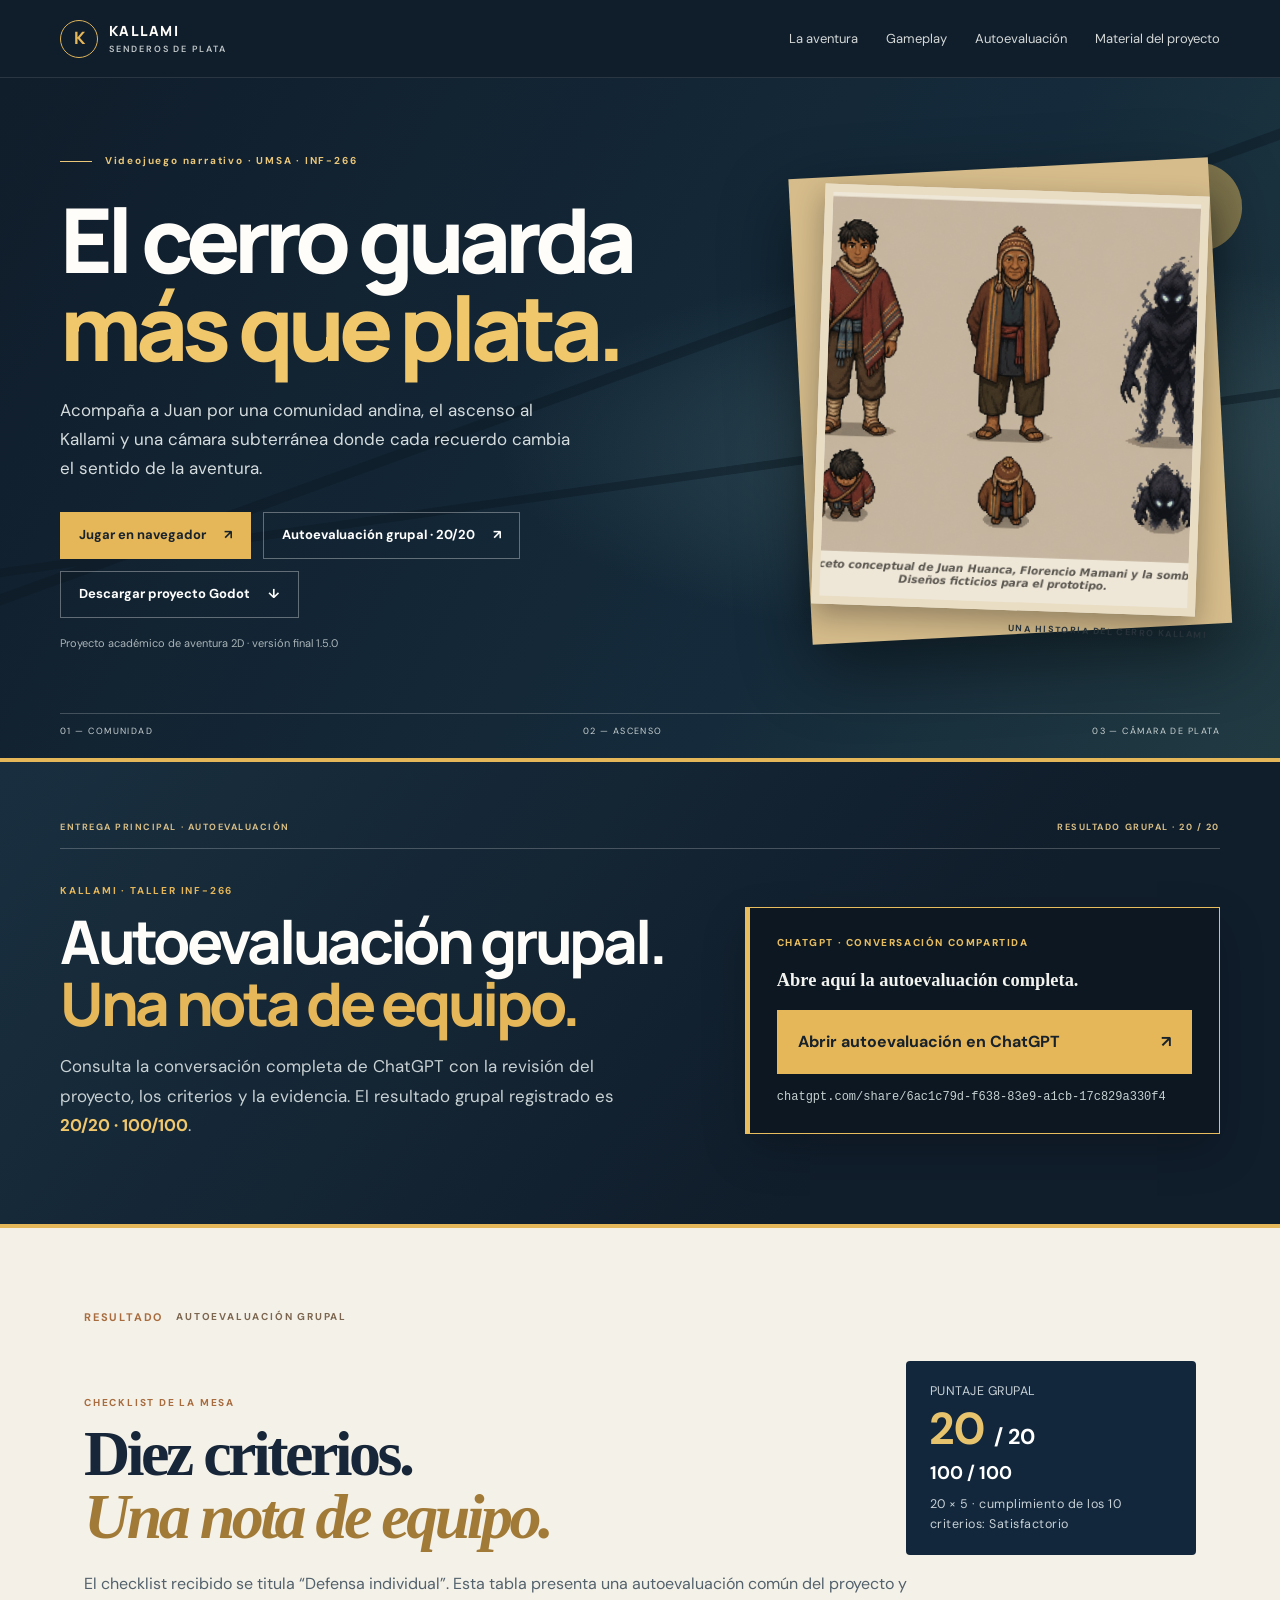
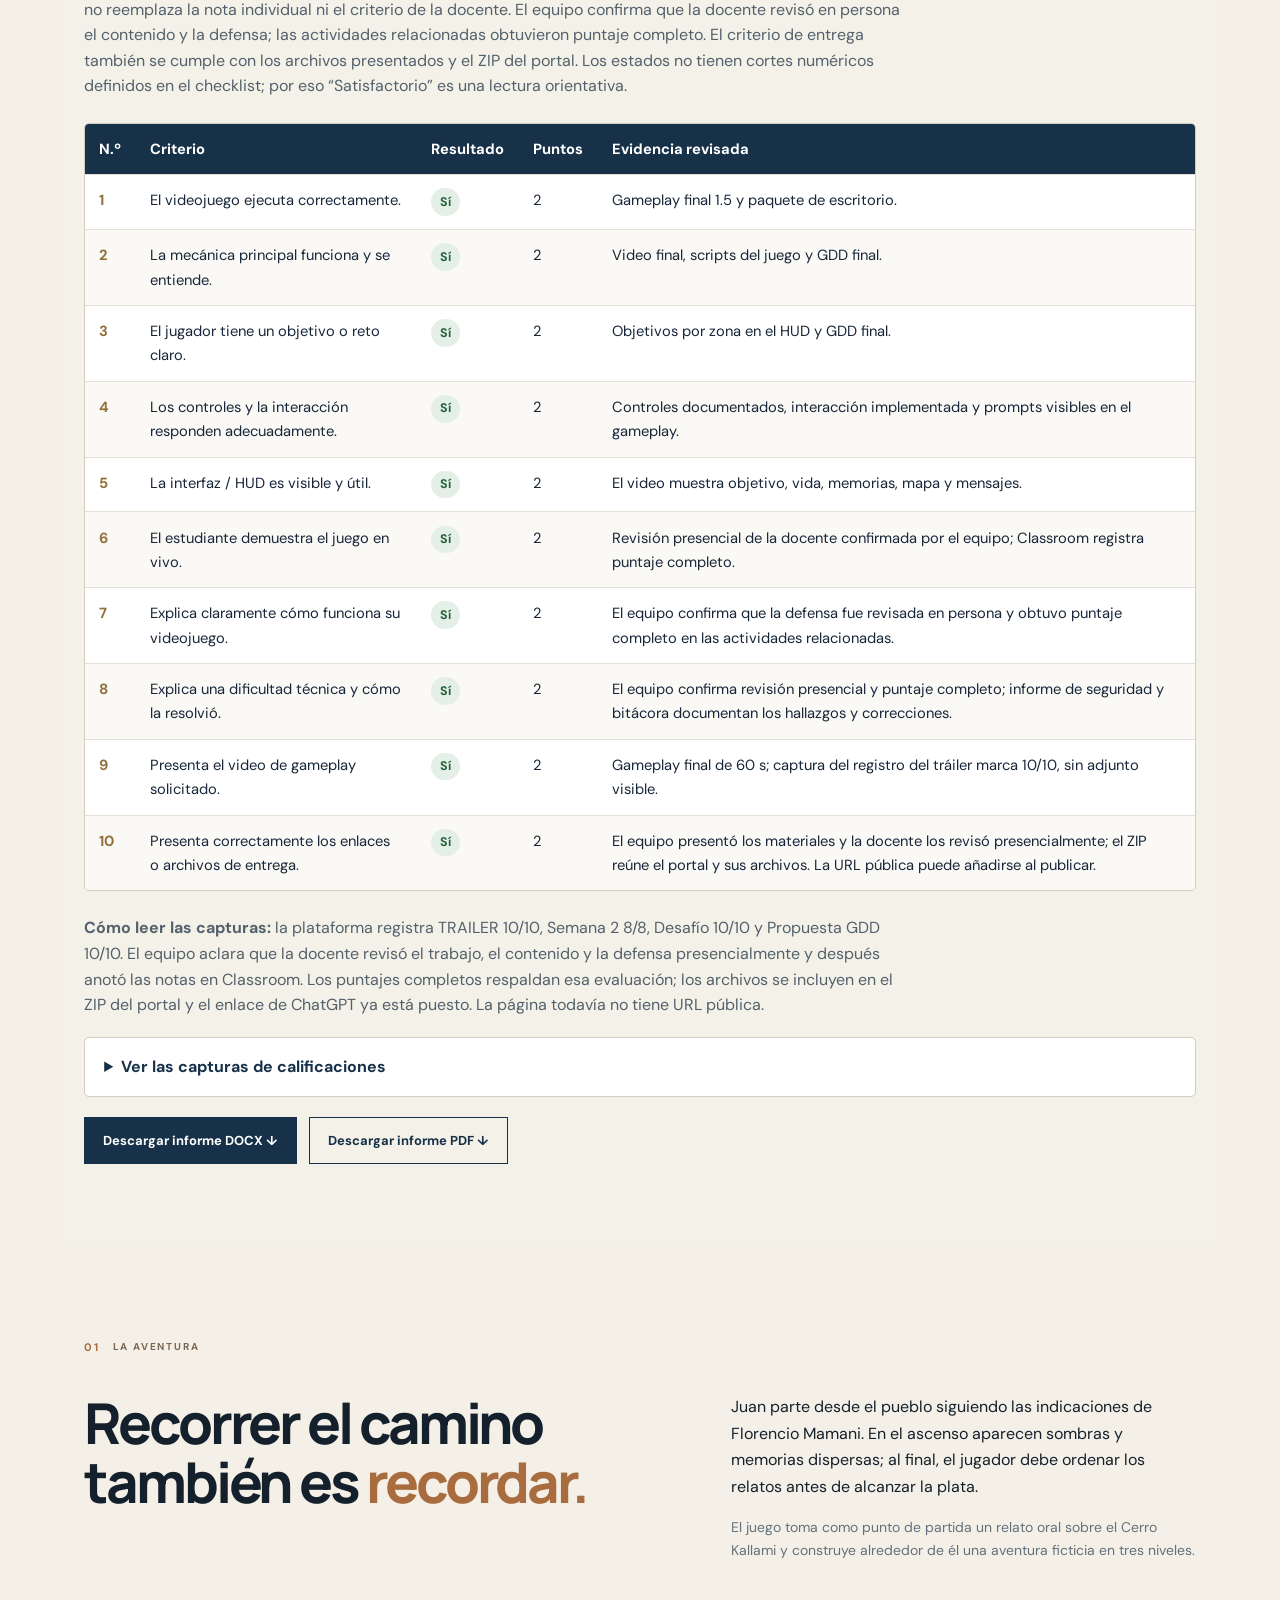
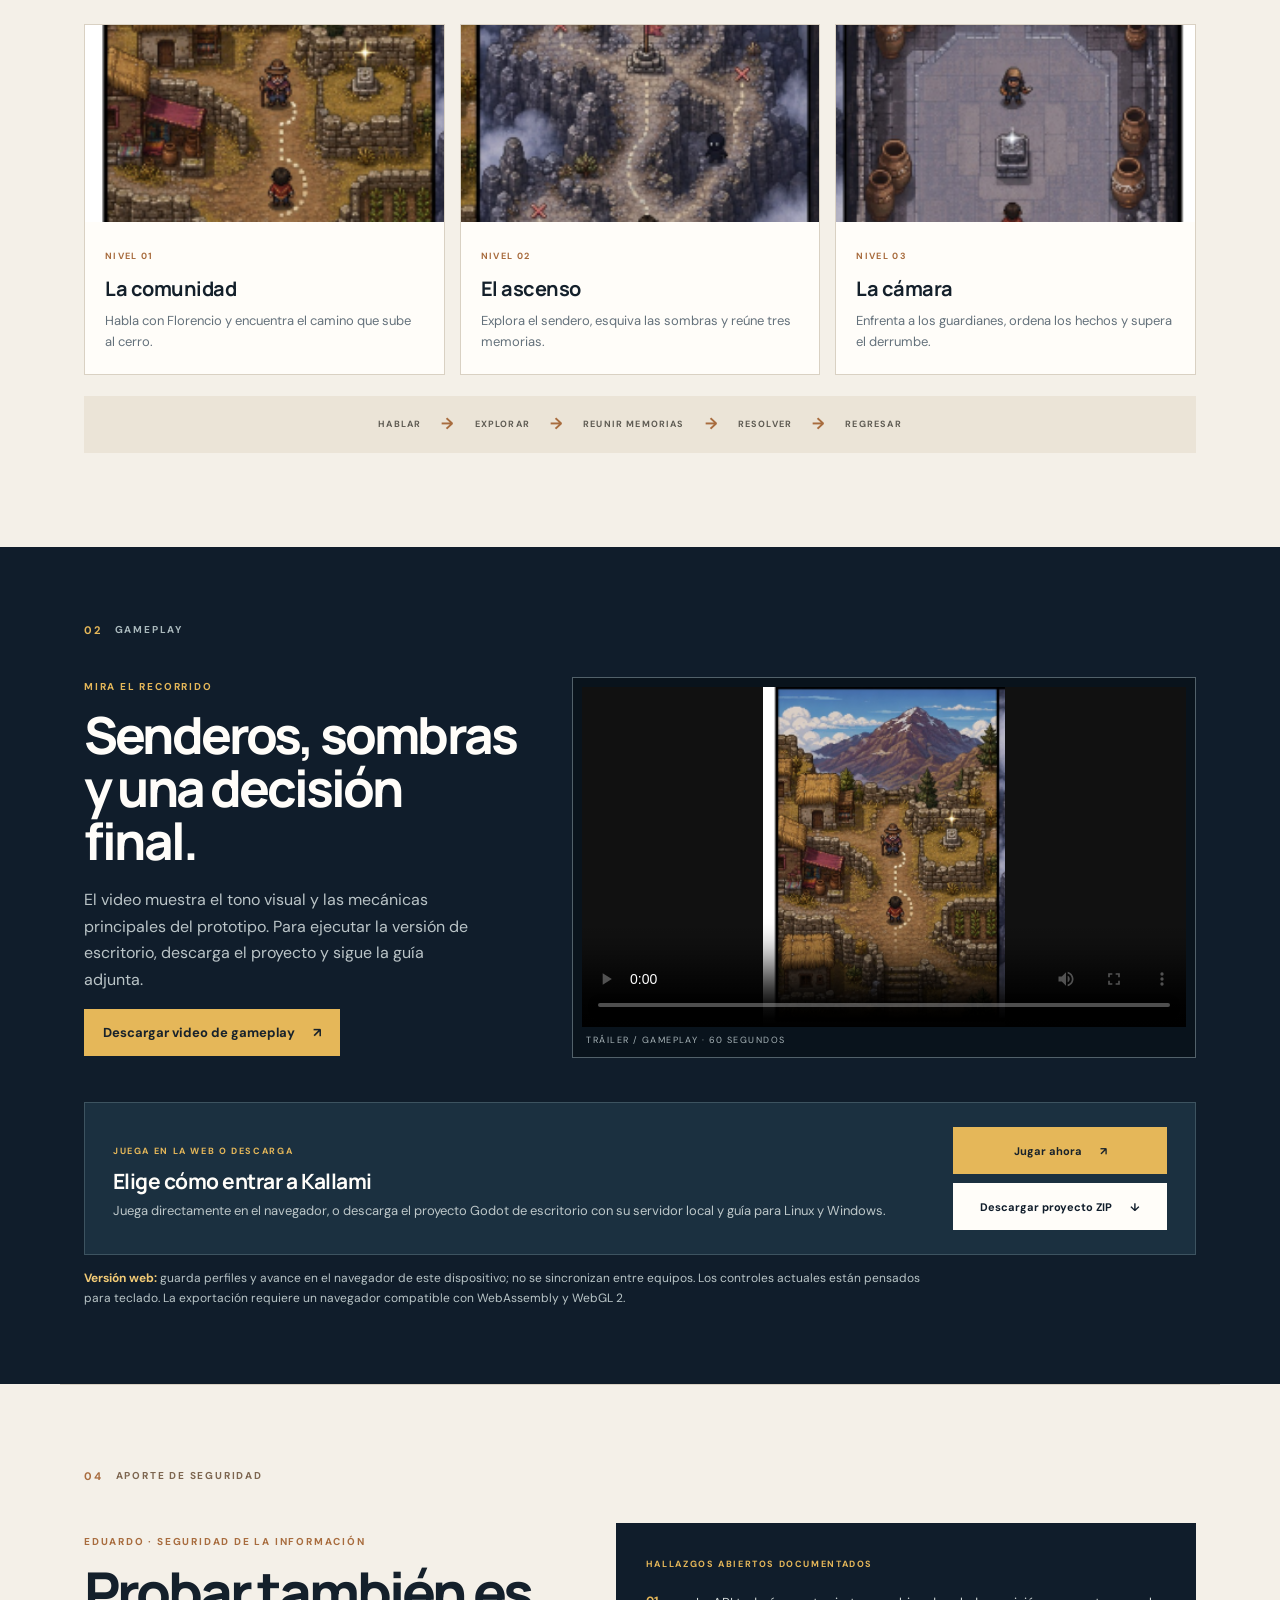
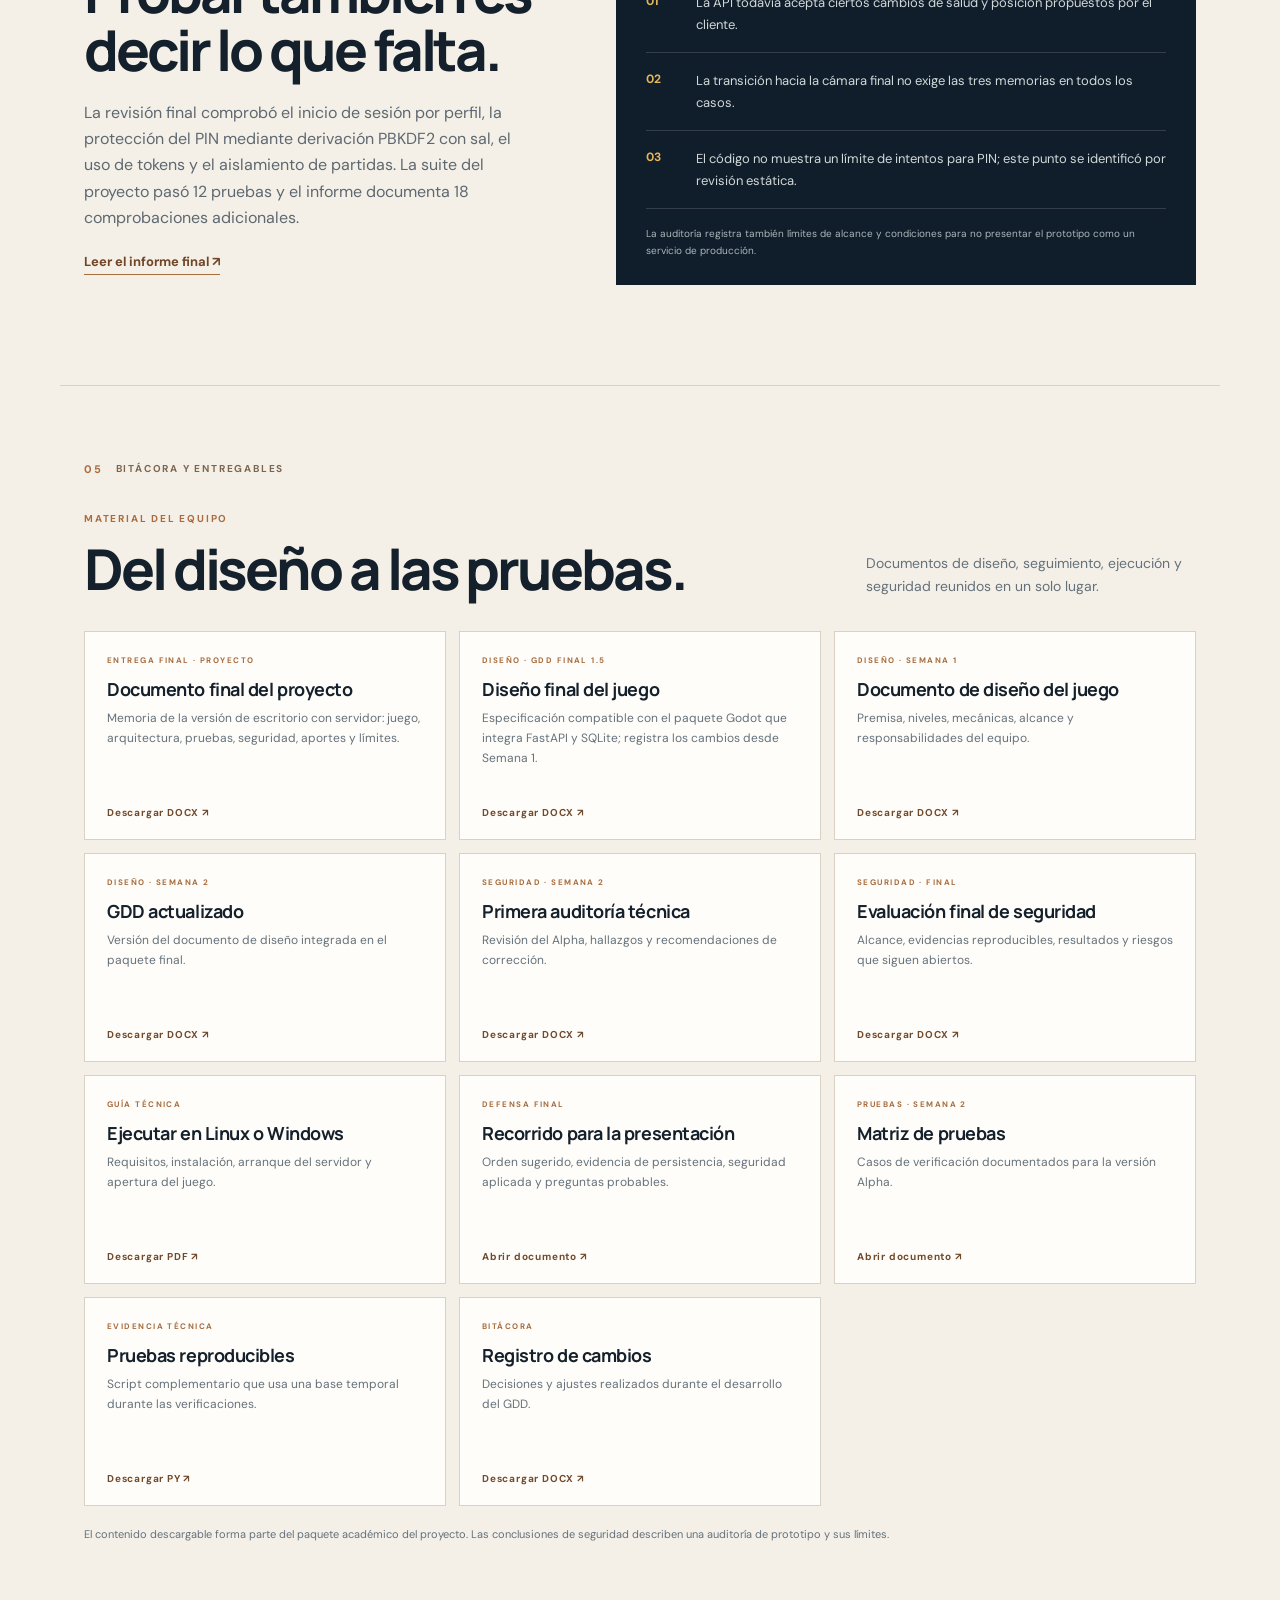
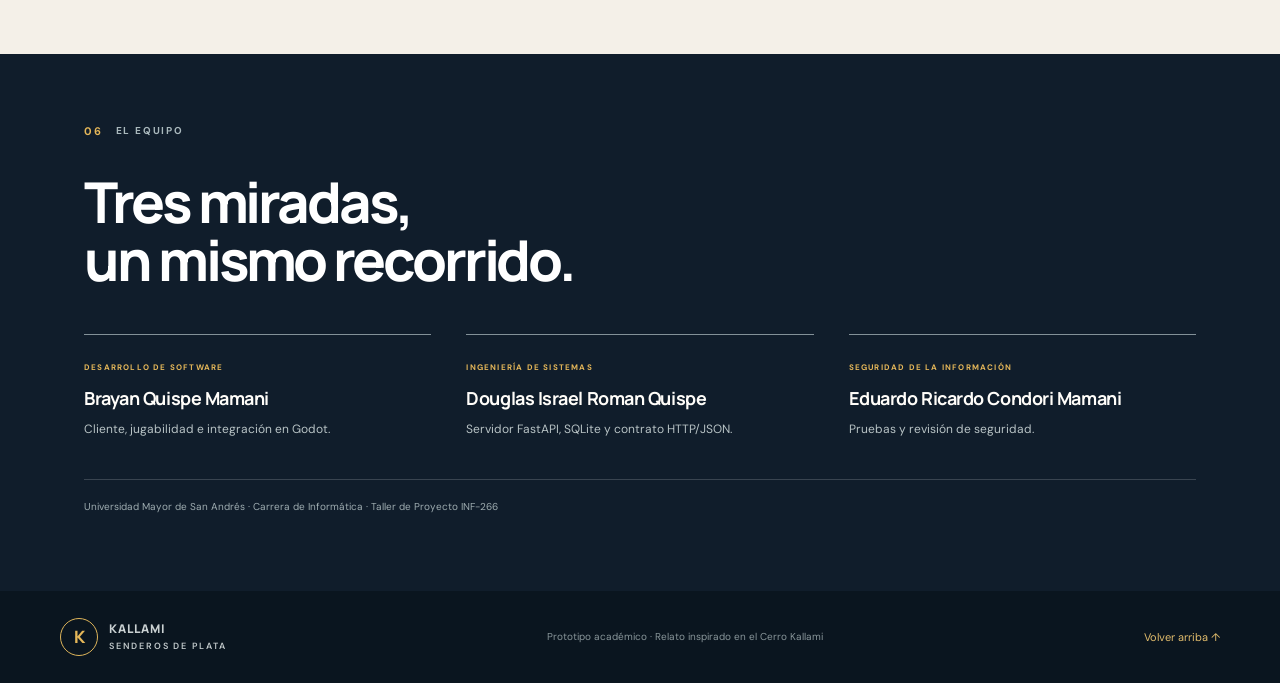
<file: index.html>
<!doctype html>
<html lang="es">
<head>
  <meta charset="utf-8">
  <meta name="viewport" content="width=device-width, initial-scale=1">
  <meta name="theme-color" content="#101d2b">
  <meta name="description" content="Kallami: Senderos de Plata. Proyecto de videojuego 2D del Taller INF-266, UMSA.">
  <title>Kallami · Senderos de Plata</title>
  <link rel="preload" href="imagenes/comunidad.png" as="image">
  <link rel="stylesheet" href="assets/kallami.css">
  <script src="assets/enlaces.js" defer></script>
  <script src="assets/app.js" defer></script>
</head>
<body>
  <a class="skip" href="#contenido">Saltar al contenido</a>
  <header class="site-header">
    <a class="brand" href="#inicio" aria-label="Kallami, inicio">
      <span class="brand-mark" aria-hidden="true">K</span>
      <span>KALLAMI <small>SENDEROS DE PLATA</small></span>
    </a>
    <button class="menu-toggle" aria-expanded="false" aria-controls="site-nav" type="button">Menú</button>
    <nav id="site-nav" class="site-nav" aria-label="Navegación principal">
      <a href="#aventura">La aventura</a>
      <a href="#jugar">Gameplay</a>
      <a href="#autoevaluacion">Autoevaluación</a>
      <a href="#proyecto">Material del proyecto</a>
    </nav>
  </header>

  <main id="contenido">
    <section class="hero" id="inicio">
      <div class="hero-copy">
        <p class="eyebrow"><span class="eyebrow-line"></span> Videojuego narrativo · UMSA · INF-266</p>
        <h1>El cerro guarda<br><em>más que plata.</em></h1>
        <p class="hero-lede">Acompaña a Juan por una comunidad andina, el ascenso al Kallami y una cámara subterránea donde cada recuerdo cambia el sentido de la aventura.</p>
        <div class="hero-actions">
          <a class="button button-gold" href="juego/index.html" target="_blank" rel="noopener">Jugar en navegador <span aria-hidden="true">↗</span></a>
          <a class="button button-quiet" href="https://chatgpt.com/share/6ac1c79d-f638-83e9-a1cb-17c829a330f4" target="_blank" rel="noopener noreferrer">Autoevaluación grupal · 20/20 <span aria-hidden="true">↗</span></a>
          <a class="button button-quiet" href="descargas/Kallami_Final_proyecto_Godot.zip" download>Descargar proyecto Godot <span aria-hidden="true">↓</span></a>
        </div>
        <p class="hero-note">Proyecto académico de aventura 2D · versión final 1.5.0</p>
      </div>
      <div class="hero-art" aria-label="Arte conceptual de los personajes y escenarios de Kallami">
        <div class="art-frame"><img src="imagenes/personajes.png" alt="Boceto conceptual de Juan, Florencio y las sombras" fetchpriority="high"></div>
        <span class="art-caption">UNA HISTORIA DEL CERRO KALLAMI</span>
        <span class="sun-disc" aria-hidden="true"></span>
      </div>
      <div class="hero-bottom" aria-hidden="true"><span>01 — COMUNIDAD</span><span>02 — ASCENSO</span><span>03 — CÁMARA DE PLATA</span></div>
    </section>

    <section class="evaluation-featured" id="autoevaluacion" aria-labelledby="evaluation-title">
      <div class="evaluation-inner">
        <div class="evaluation-topline"><span>ENTREGA PRINCIPAL · AUTOEVALUACIÓN</span><span>RESULTADO GRUPAL · 20 / 20</span></div>
        <div class="evaluation-content">
          <div class="evaluation-heading">
            <p class="eyebrow">KALLAMI · TALLER INF-266</p>
            <h2 id="evaluation-title">Autoevaluación grupal.<br><em>Una nota de equipo.</em></h2>
            <p>Consulta la conversación completa de ChatGPT con la revisión del proyecto, los criterios y la evidencia. El resultado grupal registrado es <strong>20/20 · 100/100</strong>.</p>
          </div>
          <aside class="evaluation-share-card" aria-label="Enlace directo a la autoevaluación compartida">
            <span class="share-card-label">CHATGPT · CONVERSACIÓN COMPARTIDA</span>
            <p>Abre aquí la autoevaluación completa.</p>
            <a class="button button-gold evaluation-share-button" id="evaluation-link" href="https://chatgpt.com/share/6ac1c79d-f638-83e9-a1cb-17c829a330f4" target="_blank" rel="noopener noreferrer">Abrir autoevaluación en ChatGPT <span aria-hidden="true">↗</span></a>
            <code class="evaluation-share-url">chatgpt.com/share/6ac1c79d-f638-83e9-a1cb-17c829a330f4</code>
          </aside>
        </div>
      </div>
    </section>

    <section class="section rubric-section" id="tabla-autoevaluacion" aria-labelledby="rubric-title">
      <div class="section-label"><span>RESULTADO</span><span>AUTOEVALUACIÓN GRUPAL</span></div>
      <div class="rubric-heading">
        <div><p class="eyebrow">CHECKLIST DE LA MESA</p><h2 id="rubric-title">Diez criterios.<br><em>Una nota de equipo.</em></h2></div>
        <div class="rubric-score"><span>PUNTAJE GRUPAL</span><strong>20 <small>/ 20</small></strong><b>100 / 100</b><small>20 × 5 · cumplimiento de los 10 criterios: Satisfactorio</small></div>
      </div>
      <p class="rubric-caveat">El checklist recibido se titula “Defensa individual”. Esta tabla presenta una autoevaluación común del proyecto y no reemplaza la nota individual ni el criterio de la docente. El equipo confirma que la docente revisó en persona el contenido y la defensa; las actividades relacionadas obtuvieron puntaje completo. El criterio de entrega también se cumple con los archivos presentados y el ZIP del portal. Los estados no tienen cortes numéricos definidos en el checklist; por eso “Satisfactorio” es una lectura orientativa.</p>
      <div class="rubric-table-wrap" role="region" aria-label="Tabla de los diez criterios de autoevaluación" tabindex="0">
        <table class="rubric-table">
          <thead><tr><th scope="col">N.º</th><th scope="col">Criterio</th><th scope="col">Resultado</th><th scope="col">Puntos</th><th scope="col">Evidencia revisada</th></tr></thead>
          <tbody>
            <tr><th scope="row">1</th><td>El videojuego ejecuta correctamente.</td><td><span class="mark mark-yes">Sí</span></td><td>2</td><td>Gameplay final 1.5 y paquete de escritorio.</td></tr>
            <tr><th scope="row">2</th><td>La mecánica principal funciona y se entiende.</td><td><span class="mark mark-yes">Sí</span></td><td>2</td><td>Video final, scripts del juego y GDD final.</td></tr>
            <tr><th scope="row">3</th><td>El jugador tiene un objetivo o reto claro.</td><td><span class="mark mark-yes">Sí</span></td><td>2</td><td>Objetivos por zona en el HUD y GDD final.</td></tr>
            <tr><th scope="row">4</th><td>Los controles y la interacción responden adecuadamente.</td><td><span class="mark mark-yes">Sí</span></td><td>2</td><td>Controles documentados, interacción implementada y prompts visibles en el gameplay.</td></tr>
            <tr><th scope="row">5</th><td>La interfaz / HUD es visible y útil.</td><td><span class="mark mark-yes">Sí</span></td><td>2</td><td>El video muestra objetivo, vida, memorias, mapa y mensajes.</td></tr>
            <tr><th scope="row">6</th><td>El estudiante demuestra el juego en vivo.</td><td><span class="mark mark-yes">Sí</span></td><td>2</td><td>Revisión presencial de la docente confirmada por el equipo; Classroom registra puntaje completo.</td></tr>
            <tr><th scope="row">7</th><td>Explica claramente cómo funciona su videojuego.</td><td><span class="mark mark-yes">Sí</span></td><td>2</td><td>El equipo confirma que la defensa fue revisada en persona y obtuvo puntaje completo en las actividades relacionadas.</td></tr>
            <tr><th scope="row">8</th><td>Explica una dificultad técnica y cómo la resolvió.</td><td><span class="mark mark-yes">Sí</span></td><td>2</td><td>El equipo confirma revisión presencial y puntaje completo; informe de seguridad y bitácora documentan los hallazgos y correcciones.</td></tr>
            <tr><th scope="row">9</th><td>Presenta el video de gameplay solicitado.</td><td><span class="mark mark-yes">Sí</span></td><td>2</td><td>Gameplay final de 60 s; captura del registro del tráiler marca 10/10, sin adjunto visible.</td></tr>
            <tr><th scope="row">10</th><td>Presenta correctamente los enlaces o archivos de entrega.</td><td><span class="mark mark-yes">Sí</span></td><td>2</td><td>El equipo presentó los materiales y la docente los revisó presencialmente; el ZIP reúne el portal y sus archivos. La URL pública puede añadirse al publicar.</td></tr>
          </tbody>
        </table>
      </div>
      <p class="rubric-note"><strong>Cómo leer las capturas:</strong> la plataforma registra TRAILER 10/10, Semana 2 8/8, Desafío 10/10 y Propuesta GDD 10/10. El equipo aclara que la docente revisó el trabajo, el contenido y la defensa presencialmente y después anotó las notas en Classroom. Los puntajes completos respaldan esa evaluación; los archivos se incluyen en el ZIP del portal y el enlace de ChatGPT ya está puesto. La página todavía no tiene URL pública.</p>
      <details class="grade-evidence"><summary>Ver las capturas de calificaciones</summary><div class="grade-gallery">
        <a href="evidencias/trailer-modalidad-a.png"><img src="evidencias/trailer-modalidad-a.png" alt="Registro de TRAILER Gameplay Modalidad A con calificación 10 de 10"><span>TRAILER · Modalidad A · 10/10</span></a>
        <a href="evidencias/video-semana-2.png"><img src="evidencias/video-semana-2.png" alt="Registro de Modalidad B Semana 2 Video con calificación 8 de 8; figura sin trabajo adjunto"><span>Video Semana 2 · 8/8</span></a>
        <a href="evidencias/desafio-modalidad-b.png"><img src="evidencias/desafio-modalidad-b.png" alt="Registro del Desafío Modalidad B con calificación 10 de 10"><span>Desafío Modalidad B · 10/10</span></a>
        <a href="evidencias/propuesta-gdd.png"><img src="evidencias/propuesta-gdd.png" alt="Registro del Desafío Propuesta GDD con calificación 10 de 10"><span>Propuesta GDD · 10/10</span></a>
      </div></details>
      <div class="rubric-downloads"><a class="button button-dark" href="descargas/Autoevaluacion_Grupal_Kallami_Final.docx" download>Descargar informe DOCX ↓</a><a class="button button-outline" href="descargas/Autoevaluacion_Grupal_Kallami_Final.pdf" download>Descargar informe PDF ↓</a></div>
    </section>

    <section class="section intro" id="aventura">
      <div class="section-label"><span>01</span><span>LA AVENTURA</span></div>
      <div class="intro-grid">
        <h2>Recorrer el camino<br>también es <em>recordar.</em></h2>
        <div><p>Juan parte desde el pueblo siguiendo las indicaciones de Florencio Mamani. En el ascenso aparecen sombras y memorias dispersas; al final, el jugador debe ordenar los relatos antes de alcanzar la plata.</p><p class="muted">El juego toma como punto de partida un relato oral sobre el Cerro Kallami y construye alrededor de él una aventura ficticia en tres niveles.</p></div>
      </div>
      <div class="world-grid">
        <article class="world-card"><img src="imagenes/comunidad.png" alt="Concepto visual del nivel de la comunidad" loading="lazy"><div><span>NIVEL 01</span><h3>La comunidad</h3><p>Habla con Florencio y encuentra el camino que sube al cerro.</p></div></article>
        <article class="world-card"><img src="imagenes/ascenso.png" alt="Concepto visual del sendero de ascenso" loading="lazy"><div><span>NIVEL 02</span><h3>El ascenso</h3><p>Explora el sendero, esquiva las sombras y reúne tres memorias.</p></div></article>
        <article class="world-card"><img src="imagenes/camara.png" alt="Concepto visual de la cámara de plata" loading="lazy"><div><span>NIVEL 03</span><h3>La cámara</h3><p>Enfrenta a los guardianes, ordena los hechos y supera el derrumbe.</p></div></article>
      </div>
      <div class="loop-strip"><span>HABLAR</span><b>→</b><span>EXPLORAR</span><b>→</b><span>REUNIR MEMORIAS</span><b>→</b><span>RESOLVER</span><b>→</b><span>REGRESAR</span></div>
    </section>

    <section class="game-section" id="jugar">
      <div class="section section-game">
        <div class="section-label section-label-light"><span>02</span><span>GAMEPLAY</span></div>
        <div class="game-grid">
          <div class="game-copy"><p class="eyebrow">MIRA EL RECORRIDO</p><h2>Senderos, sombras<br>y una decisión final.</h2><p>El video muestra el tono visual y las mecánicas principales del prototipo. Para ejecutar la versión de escritorio, descarga el proyecto y sigue la guía adjunta.</p><a class="button button-gold" href="descargas/Trailer_Kallami_60s_comprimido.mp4" download>Descargar video de gameplay <span aria-hidden="true">↗</span></a></div>
          <div class="video-shell"><video controls preload="metadata" poster="imagenes/comunidad.png"><source src="descargas/Trailer_Kallami_60s_comprimido.mp4" type="video/mp4">Tu navegador no puede reproducir este video. <a href="descargas/Trailer_Kallami_60s_comprimido.mp4">Descárgalo aquí.</a></video><p>TRÁILER / GAMEPLAY · 60 SEGUNDOS</p></div>
        </div>
        <div class="download-panel"><div><span class="download-kicker">JUEGA EN LA WEB O DESCARGA</span><h3>Elige cómo entrar a Kallami</h3><p>Juega directamente en el navegador, o descarga el proyecto Godot de escritorio con su servidor local y guía para Linux y Windows.</p></div><div class="game-actions"><a class="button button-gold" href="juego/index.html" target="_blank" rel="noopener">Jugar ahora <span aria-hidden="true">↗</span></a><a class="button button-light" href="descargas/Kallami_Final_proyecto_Godot.zip" download>Descargar proyecto ZIP <span aria-hidden="true">↓</span></a></div></div>
        <p class="export-note"><strong>Versión web:</strong> guarda perfiles y avance en el navegador de este dispositivo; no se sincronizan entre equipos. Los controles actuales están pensados para teclado. La exportación requiere un navegador compatible con WebAssembly y WebGL 2.</p>
      </div>
    </section>

    <section class="section security-section" id="seguridad">
      <div class="section-label"><span>04</span><span>APORTE DE SEGURIDAD</span></div>
      <div class="security-grid">
        <div><p class="eyebrow">EDUARDO · SEGURIDAD DE LA INFORMACIÓN</p><h2>Probar también es<br>decir lo que falta.</h2><p>La revisión final comprobó el inicio de sesión por perfil, la protección del PIN mediante derivación PBKDF2 con sal, el uso de tokens y el aislamiento de partidas. La suite del proyecto pasó 12 pruebas y el informe documenta 18 comprobaciones adicionales.</p><a class="text-link" href="descargas/Informe_Final_Seguridad_Informacion_Kallami.docx">Leer el informe final <span aria-hidden="true">↗</span></a></div>
        <div class="finding-card"><span class="finding-label">HALLAZGOS ABIERTOS DOCUMENTADOS</span><div class="finding-row"><b>01</b><p>La API todavía acepta ciertos cambios de salud y posición propuestos por el cliente.</p></div><div class="finding-row"><b>02</b><p>La transición hacia la cámara final no exige las tres memorias en todos los casos.</p></div><div class="finding-row"><b>03</b><p>El código no muestra un límite de intentos para PIN; este punto se identificó por revisión estática.</p></div><p class="finding-foot">La auditoría registra también límites de alcance y condiciones para no presentar el prototipo como un servicio de producción.</p></div>
      </div>
    </section>

    <section class="section materials-section" id="proyecto">
      <div class="section-label"><span>05</span><span>BITÁCORA Y ENTREGABLES</span></div>
      <div class="materials-heading"><div><p class="eyebrow">MATERIAL DEL EQUIPO</p><h2>Del diseño a las pruebas.</h2></div><p>Documentos de diseño, seguimiento, ejecución y seguridad reunidos en un solo lugar.</p></div>
      <div class="materials-grid">
        <a class="material-card" href="descargas/Informe_Final_Proyecto_Kallami_Senderos_de_Plata.docx"><span class="material-type">ENTREGA FINAL · PROYECTO</span><h3>Documento final del proyecto</h3><p>Memoria de la versión de escritorio con servidor: juego, arquitectura, pruebas, seguridad, aportes y límites.</p><span class="material-action">Descargar DOCX ↗</span></a>
        <a class="material-card" href="descargas/GDD_Final_Kallami_Senderos_de_Plata_v1.5.docx"><span class="material-type">DISEÑO · GDD FINAL 1.5</span><h3>Diseño final del juego</h3><p>Especificación compatible con el paquete Godot que integra FastAPI y SQLite; registra los cambios desde Semana 1.</p><span class="material-action">Descargar DOCX ↗</span></a>
        <a class="material-card" href="descargas/GDD_Grupal_Kallami_v1.1_Semana_1.docx"><span class="material-type">DISEÑO · SEMANA 1</span><h3>Documento de diseño del juego</h3><p>Premisa, niveles, mecánicas, alcance y responsabilidades del equipo.</p><span class="material-action">Descargar DOCX ↗</span></a>
        <a class="material-card" href="descargas/GDD_Kallami_Semana_2.docx"><span class="material-type">DISEÑO · SEMANA 2</span><h3>GDD actualizado</h3><p>Versión del documento de diseño integrada en el paquete final.</p><span class="material-action">Descargar DOCX ↗</span></a>
        <a class="material-card" href="descargas/Informe_Seguridad_Semana_2_Kallami_Auditoria_Tecnica_CORREGIDO.docx"><span class="material-type">SEGURIDAD · SEMANA 2</span><h3>Primera auditoría técnica</h3><p>Revisión del Alpha, hallazgos y recomendaciones de corrección.</p><span class="material-action">Descargar DOCX ↗</span></a>
        <a class="material-card" href="descargas/Informe_Final_Seguridad_Informacion_Kallami.docx"><span class="material-type">SEGURIDAD · FINAL</span><h3>Evaluación final de seguridad</h3><p>Alcance, evidencias reproducibles, resultados y riesgos que siguen abiertos.</p><span class="material-action">Descargar DOCX ↗</span></a>
        <a class="material-card" href="descargas/Guia_Paso_a_Paso_Ejecutar_Kallami_Windows_Linux.pdf"><span class="material-type">GUÍA TÉCNICA</span><h3>Ejecutar en Linux o Windows</h3><p>Requisitos, instalación, arranque del servidor y apertura del juego.</p><span class="material-action">Descargar PDF ↗</span></a>
        <a class="material-card" href="descargas/Guion_defensa_final.md"><span class="material-type">DEFENSA FINAL</span><h3>Recorrido para la presentación</h3><p>Orden sugerido, evidencia de persistencia, seguridad aplicada y preguntas probables.</p><span class="material-action">Abrir documento ↗</span></a>
        <a class="material-card" href="descargas/Matriz_pruebas_semana_2.md"><span class="material-type">PRUEBAS · SEMANA 2</span><h3>Matriz de pruebas</h3><p>Casos de verificación documentados para la versión Alpha.</p><span class="material-action">Abrir documento ↗</span></a>
        <a class="material-card" href="descargas/pruebas_seguridad_kallami_final.py" download><span class="material-type">EVIDENCIA TÉCNICA</span><h3>Pruebas reproducibles</h3><p>Script complementario que usa una base temporal durante las verificaciones.</p><span class="material-action">Descargar PY ↗</span></a>
        <a class="material-card" href="descargas/Memoria_Interna_Cambios_GDD_Kallami.docx"><span class="material-type">BITÁCORA</span><h3>Registro de cambios</h3><p>Decisiones y ajustes realizados durante el desarrollo del GDD.</p><span class="material-action">Descargar DOCX ↗</span></a>
      </div>
      <p class="materials-footnote">El contenido descargable forma parte del paquete académico del proyecto. Las conclusiones de seguridad describen una auditoría de prototipo y sus límites.</p>
    </section>

    <section class="team-section">
      <div class="section section-team">
        <div class="section-label section-label-light"><span>06</span><span>EL EQUIPO</span></div>
        <h2>Tres miradas,<br>un mismo recorrido.</h2>
        <div class="team-grid"><div><span>DESARROLLO DE SOFTWARE</span><h3>Brayan Quispe Mamani</h3><p>Cliente, jugabilidad e integración en Godot.</p></div><div><span>INGENIERÍA DE SISTEMAS</span><h3>Douglas Israel Roman Quispe</h3><p>Servidor FastAPI, SQLite y contrato HTTP/JSON.</p></div><div><span>SEGURIDAD DE LA INFORMACIÓN</span><h3>Eduardo Ricardo Condori Mamani</h3><p>Pruebas y revisión de seguridad.</p></div></div>
        <p class="course-line">Universidad Mayor de San Andrés · Carrera de Informática · Taller de Proyecto INF-266</p>
      </div>
    </section>
  </main>

  <footer class="footer"><a class="brand brand-footer" href="#inicio"><span class="brand-mark" aria-hidden="true">K</span><span>KALLAMI <small>SENDEROS DE PLATA</small></span></a><p>Prototipo académico · Relato inspirado en el Cerro Kallami</p><a href="#inicio" class="back-top">Volver arriba ↑</a></footer>
</body>
</html>
</file>
<file: assets/kallami.css>
@import url('https://fonts.googleapis.com/css2?family=DM+Sans:wght@400;500;600;700&family=Manrope:wght@400;500;600;700;800&display=swap');
:root{--ink:#14202b;--deep:#101d2b;--deep-2:#182b3a;--paper:#f4f0e8;--cream:#e7dbc2;--gold:#e5b759;--copper:#a86c3e;--muted:#64717b;--line:#d9d1c3;--white:#fffdf9;--max:1160px}
*{box-sizing:border-box}html{scroll-behavior:smooth;scroll-padding-top:85px}body{margin:0;background:var(--paper);color:var(--ink);font-family:'DM Sans',Arial,sans-serif;font-size:16px;line-height:1.65}h1,h2,h3,p{margin-top:0}h1,h2,h3,.brand{font-family:Manrope,'DM Sans',sans-serif}h1{font-size:clamp(3.35rem,7vw,6.2rem);line-height:.99;letter-spacing:-.065em;font-weight:800;margin:25px 0 24px}h2{font-size:clamp(2.2rem,4.4vw,4.1rem);line-height:1.04;letter-spacing:-.055em;font-weight:750;margin:12px 0 20px}h3{line-height:1.2;letter-spacing:-.025em}em{font-style:normal;color:var(--copper)}a{color:inherit}.skip{position:absolute;top:-50px;left:15px;background:white;padding:10px;z-index:20}.skip:focus{top:10px}.site-header{height:78px;padding:0 max(24px,calc((100vw - var(--max))/2));display:flex;align-items:center;justify-content:space-between;background:var(--deep);color:var(--white);border-bottom:1px solid #ffffff1c;position:sticky;top:0;z-index:10}.brand{text-decoration:none;display:inline-flex;align-items:center;gap:11px;font-weight:800;font-size:14px;letter-spacing:.09em;line-height:1.2}.brand small{display:block;color:#c0c7c9;font-family:'DM Sans',sans-serif;font-size:9px;font-weight:600;letter-spacing:.2em;margin-top:4px}.brand-mark{height:38px;width:38px;display:grid;place-items:center;border:1px solid #ddb45a;border-radius:50%;color:#e5b759;font-size:17px;letter-spacing:0}.site-nav{display:flex;gap:28px;align-items:center}.site-nav a{font-size:13px;color:#d4d9d8;text-decoration:none}.site-nav a:hover,.site-nav a:focus{color:var(--gold)}.menu-toggle{display:none;background:none;color:white;border:1px solid #53606a;padding:7px 12px;border-radius:4px;font:inherit}
.hero{position:relative;min-height:650px;overflow:hidden;display:grid;grid-template-columns:1.04fr .96fr;align-items:center;padding:75px max(24px,calc((100vw - var(--max))/2)) 95px;background:radial-gradient(ellipse at 82% 55%,#34505a 0%,transparent 37%),linear-gradient(120deg,#101d2b 0%,#152b3b 65%,#213a42 100%);color:var(--white)}.hero:before{content:"";position:absolute;inset:0;background:linear-gradient(160deg,transparent 45%,#0c1922 45.1%,#0c1922 46%,transparent 46.1%),linear-gradient(172deg,transparent 57%,#0c1922 57.1%,#0c1922 58%,transparent 58.1%);opacity:.45;pointer-events:none}.hero-copy,.hero-art{position:relative;z-index:1}.eyebrow,.section-label,.material-type,.download-kicker,.finding-label{font-size:10px;font-weight:700;letter-spacing:.18em}.eyebrow{color:var(--copper);margin-bottom:12px}.hero .eyebrow{color:#eac779}.eyebrow-line{display:inline-block;width:32px;height:1px;background:currentColor;vertical-align:middle;margin-right:9px}.hero h1 em{color:#f1c76c}.hero-lede{max-width:520px;font-size:17px;color:#d5dcde;line-height:1.7}.hero-actions{display:flex;flex-wrap:wrap;gap:12px;margin:29px 0 16px}.button{display:inline-flex;min-height:47px;align-items:center;justify-content:center;gap:18px;padding:0 18px;text-decoration:none;font-size:13px;font-weight:700;border:1px solid transparent;transition:transform .2s,background .2s}.button:hover{transform:translateY(-2px)}.button-gold{background:var(--gold);color:#18222b}.button-gold:hover{background:#f0cc7a}.button-quiet{border-color:#ffffff55;color:white}.button-quiet:hover{background:#ffffff12}.button-light{background:var(--white);color:var(--deep)}.hero-note{color:#aab5b8;font-size:11px}.hero-art{justify-self:end;width:min(100%,420px);padding:22px 18px 38px;transform:rotate(2deg)}.hero-art:before{content:"";position:absolute;inset:0 0 14px;background:#d6bc8b;transform:rotate(-5deg);box-shadow:0 25px 70px #0007}.art-frame{position:relative;height:420px;overflow:hidden;background:#eee6d6;border:8px solid #e9ddc4;box-shadow:0 11px 30px #050a0e55}.art-frame img{width:100%;height:100%;object-fit:cover;object-position:50% 13%;mix-blend-mode:multiply}.art-caption{position:absolute;right:5px;bottom:12px;font-size:9px;font-weight:700;letter-spacing:.16em;color:#27323a}.sun-disc{position:absolute;width:89px;height:89px;border-radius:50%;background:#ddb65e88;top:-12px;right:-15px;z-index:-1}.hero-bottom{position:absolute;left:max(24px,calc((100vw - var(--max))/2));right:max(24px,calc((100vw - var(--max))/2));bottom:19px;display:flex;justify-content:space-between;border-top:1px solid #ffffff35;padding-top:10px;font-size:9px;letter-spacing:.16em;color:#c9d1d2}
.section{max-width:var(--max);margin:auto;padding:94px 24px}.section-label{display:flex;gap:13px;align-items:center;color:#7d6650}.section-label span:first-child{color:var(--copper);font-size:11px}.intro-grid{display:grid;grid-template-columns:1fr .8fr;gap:65px;align-items:start;margin:38px 0 48px}.intro-grid h2{margin:0}.intro-grid p{max-width:510px}.muted{color:var(--muted);font-size:14px}.world-grid{display:grid;grid-template-columns:repeat(3,1fr);gap:15px}.world-card{background:var(--white);border:1px solid var(--line)}.world-card img{display:block;width:100%;height:197px;object-fit:cover}.world-card:nth-child(1) img{object-position:center 55%}.world-card:nth-child(2) img{object-position:center 45%}.world-card:nth-child(3) img{object-position:center 48%}.world-card div{padding:19px 20px 22px}.world-card span{font-size:9px;letter-spacing:.15em;color:var(--copper);font-weight:700}.world-card h3{font-size:20px;margin:9px 0}.world-card p{margin:0;font-size:13px;color:var(--muted)}.loop-strip{margin-top:21px;background:#ebe4d7;padding:15px 18px;display:flex;justify-content:center;align-items:center;gap:20px;font-size:9px;letter-spacing:.13em;font-weight:700;color:#5f5c54}.loop-strip b{color:var(--copper);font-size:16px}
.game-section,.team-section{background:var(--deep);color:var(--white)}.section-game,.section-team{padding-top:74px;padding-bottom:75px}.section-label-light{color:#aab9bd}.section-label-light span:first-child{color:var(--gold)}.game-grid{display:grid;grid-template-columns:.82fr 1.18fr;gap:55px;align-items:center;padding:38px 0 44px}.game-copy .eyebrow{color:var(--gold)}.game-copy h2{font-size:clamp(2.1rem,4vw,3.5rem)}.game-copy p:not(.eyebrow){color:#bac4c7;max-width:400px}.video-shell{background:#09131c;padding:9px;border:1px solid #52616a}.video-shell video{width:100%;aspect-ratio:16/9;display:block;background:#111}.video-shell p{color:#a8b4b8;font-size:9px;letter-spacing:.16em;margin:7px 4px 0}.download-panel{display:flex;justify-content:space-between;gap:25px;align-items:center;background:#1b3040;padding:24px 28px;border:1px solid #3d5360}.download-panel h3{font-size:21px;margin:6px 0}.download-panel p{font-size:13px;color:#bdc7c9;margin:0}.download-kicker{color:var(--gold);font-size:9px}.export-note{font-size:12px;color:#b9c5c7;margin:14px 0 0;max-width:840px}.export-note strong{color:#f1ca76}
.evaluation-section{padding-bottom:85px}.evaluation-card{margin-top:32px;background:#e9dfcc;border:1px solid #d6c8b1;padding:38px 44px;display:grid;grid-template-columns:115px 1fr;gap:20px;align-items:start}.evaluation-symbol{font-size:63px;line-height:1;color:var(--copper)}.evaluation-card h2{font-size:clamp(2rem,4vw,3.1rem)}.evaluation-card p:not(.eyebrow){max-width:650px;color:#59636a}.evaluation-card .button{margin-top:8px}.evaluation-card .button[aria-disabled="true"]{background:#aeb5b7;color:#343d40;cursor:not-allowed;pointer-events:none}.small-note{margin:10px 0 0!important;font-size:11px!important;color:#68737b!important}
.security-section{padding-top:82px;padding-bottom:100px;border-top:1px solid var(--line)}.security-grid{display:grid;grid-template-columns:.88fr 1.12fr;gap:76px;align-items:center;margin-top:38px}.security-grid>div:first-child .eyebrow{color:var(--copper)}.security-grid>div:first-child p:not(.eyebrow){color:#5e6870;max-width:475px}.text-link{font-size:13px;font-weight:700;text-decoration:none;border-bottom:1px solid var(--copper);padding-bottom:4px;color:#704626}.finding-card{background:var(--deep);color:white;padding:26px 30px}.finding-label{color:var(--gold);font-size:9px}.finding-row{display:grid;grid-template-columns:38px 1fr;gap:12px;padding:17px 0;border-bottom:1px solid #ffffff25;align-items:start}.finding-row b{font-size:12px;color:var(--gold)}.finding-row p{margin:0;color:#d1d8d8;font-size:13px}.finding-foot{font-size:10px;color:#aab7ba;margin:17px 0 0}
.materials-section{padding-top:74px;padding-bottom:100px;border-top:1px solid var(--line)}.materials-heading{display:flex;justify-content:space-between;align-items:end;gap:30px;margin:33px 0}.materials-heading h2{margin:0}.materials-heading>p{max-width:330px;color:var(--muted);font-size:14px;margin:0}.materials-grid{display:grid;grid-template-columns:repeat(3,1fr);gap:13px}.material-card{display:flex;flex-direction:column;min-height:209px;padding:22px 22px 18px;background:var(--white);border:1px solid var(--line);text-decoration:none;transition:transform .2s,border-color .2s}.material-card:hover{transform:translateY(-3px);border-color:#b4814d}.material-type{color:var(--copper);font-size:8px}.material-card h3{font-size:18px;margin:12px 0 8px}.material-card p{font-size:12px;color:var(--muted);margin-bottom:18px}.material-action{margin-top:auto;color:#714a2c;font-size:10px;font-weight:700;letter-spacing:.08em}.materials-footnote{font-size:11px;color:var(--muted);margin-top:19px}.section-team{padding-top:68px}.section-team h2{margin:32px 0 44px;color:white}.team-grid{display:grid;grid-template-columns:repeat(3,1fr);gap:35px}.team-grid>div{border-top:1px solid #839198;padding-top:17px}.team-grid span{font-size:8px;letter-spacing:.15em;color:var(--gold);font-weight:700}.team-grid h3{font-size:18px;margin:10px 0}.team-grid p{font-size:12px;color:#b8c3c5}.course-line{border-top:1px solid #ffffff2c;padding-top:19px;margin:28px 0 0;font-size:10px;color:#9fadb1}.footer{background:#0a151f;color:#cad1d2;padding:27px max(24px,calc((100vw - var(--max))/2));display:flex;align-items:center;justify-content:space-between;gap:20px}.brand-footer{font-size:12px}.footer p{font-size:10px;color:#89969a;margin:0}.back-top{font-size:11px;color:#e1bc6c;text-decoration:none}
@media(max-width:800px){.site-header{height:68px}.menu-toggle{display:block}.site-nav{display:none;position:absolute;top:68px;left:0;right:0;padding:13px 24px 20px;background:var(--deep);flex-direction:column;align-items:flex-start;gap:13px;border-top:1px solid #ffffff22}.site-nav.is-open{display:flex}.hero{grid-template-columns:1fr;gap:32px;padding-top:65px;padding-bottom:90px}.hero-art{justify-self:center;width:min(80%,400px);padding:16px 13px 30px}.art-frame{height:350px}.hero-bottom{font-size:7px}.intro-grid,.game-grid,.security-grid{grid-template-columns:1fr;gap:27px}.intro-grid{margin-top:28px}.game-grid{padding-top:24px}.security-grid{gap:34px}.world-grid{grid-template-columns:1fr}.world-card{display:grid;grid-template-columns:40% 60%;min-height:140px}.world-card img{height:100%;min-height:150px}.world-card div{padding:17px}.loop-strip{gap:9px;flex-wrap:wrap}.materials-grid{grid-template-columns:repeat(2,1fr)}.evaluation-card{grid-template-columns:65px 1fr;padding:28px 25px}.evaluation-symbol{font-size:48px}.footer{flex-wrap:wrap}}
@media(max-width:520px){body{font-size:15px}.hero{padding-left:20px;padding-right:20px;min-height:0}.hero h1{font-size:3.4rem}.hero-lede{font-size:15px}.hero-art{width:84%}.art-frame{height:315px}.hero-bottom{left:20px;right:20px;gap:10px}.hero-bottom span{font-size:6.5px;letter-spacing:.08em}.section{padding:68px 20px}.world-card{grid-template-columns:37% 63%}.world-card img{min-height:164px}.world-card h3{font-size:17px}.world-card p{font-size:11px}.loop-strip{font-size:8px}.section-game,.section-team{padding-left:20px;padding-right:20px}.download-panel{align-items:flex-start;flex-direction:column;padding:22px}.evaluation-card{grid-template-columns:1fr;gap:12px;padding:24px}.evaluation-symbol{font-size:36px}.materials-heading{display:block}.materials-heading>p{margin-top:17px}.materials-grid{grid-template-columns:1fr}.material-card{min-height:175px}.team-grid{grid-template-columns:1fr;gap:20px}.footer{padding:25px 20px}.footer p{order:3;width:100%}}
@media(prefers-reduced-motion:reduce){html{scroll-behavior:auto}*,*:before,*:after{transition:none!important}}
.evaluation-featured{padding:65px 24px 59px;background:linear-gradient(130deg,#192f3f,#101d2b 70%);color:var(--white);border-top:4px solid var(--gold);border-bottom:4px solid var(--gold)}.evaluation-inner{max-width:var(--max);margin:auto}.evaluation-topline{display:flex;justify-content:space-between;gap:20px;padding-bottom:13px;border-bottom:1px solid #ffffff38;color:#d6bd86;font-size:9px;font-weight:700;letter-spacing:.17em}.evaluation-content{display:grid;grid-template-columns:1.1fr .9fr;gap:60px;padding:35px 0 28px}.evaluation-heading .eyebrow{color:var(--gold)}.evaluation-heading h2{font-size:clamp(2.3rem,4.5vw,4rem);margin:10px 0 17px}.evaluation-heading h2 em{color:var(--gold)}.evaluation-heading>p:not(.eyebrow){color:#c8d1d3;max-width:590px}.evaluation-actions{display:flex;flex-wrap:wrap;gap:10px;margin-top:24px}.evaluation-actions .button{font-size:11px;min-height:44px}.button-outline-light{border-color:#ffffff66;color:var(--white)}.button-outline-light:hover{background:#ffffff13}.evaluation-steps{align-self:center;padding:21px 23px;background:#ffffff0c;border:1px solid #ffffff2a}.steps-label{color:var(--gold);font-size:9px;font-weight:700;letter-spacing:.15em}.evaluation-steps ol{padding-left:20px;margin:12px 0 18px;color:#cbd3d4;font-size:12px}.evaluation-steps li{padding:5px 0 5px 4px}.evaluation-steps b{color:white}.score-rule{display:flex;align-items:baseline;gap:12px;flex-wrap:wrap;border-top:1px solid #ffffff2a;padding-top:14px}.score-rule strong{color:var(--gold);font-size:11px}.score-rule small{width:100%;font-size:9px;color:#aeb9bc}.prompt-preview{border-top:1px solid #ffffff32;padding-top:12px}.prompt-preview summary{cursor:pointer;color:#f1d185;font-size:11px;font-weight:700}.prompt-preview pre{max-height:380px;overflow:auto;white-space:pre-wrap;word-break:break-word;background:#0c1721;padding:18px;color:#d6dfdf;font:12px/1.55 ui-monospace,SFMono-Regular,Consolas,monospace}.shared-evaluation{display:flex;justify-content:space-between;gap:15px;align-items:center;margin-top:20px;padding:15px 18px;background:#0c1721;border-left:3px solid var(--gold)}.shared-evaluation span{color:#aebdc0;font-size:9px;letter-spacing:.14em;font-weight:700}.shared-evaluation a{color:var(--gold);font-size:11px;font-weight:700;text-decoration:none}.shared-evaluation a[aria-disabled="true"]{color:#aab4b6;cursor:default;pointer-events:none}.game-actions{display:flex;flex-direction:column;gap:9px;min-width:214px}.button-disabled{background:#34434c;color:#c7d0d2;border-color:#55646a;cursor:not-allowed;font-size:10px;min-height:39px}.game-actions .button{font-size:11px}
@media(max-width:800px){.evaluation-content{grid-template-columns:1fr;gap:25px}.evaluation-steps{max-width:none}}
@media(max-width:520px){.evaluation-featured{padding:47px 20px}.evaluation-topline{font-size:7px}.evaluation-content{padding-top:26px}.evaluation-actions{display:grid}.evaluation-actions .button{width:100%}.shared-evaluation{align-items:flex-start;flex-direction:column}.game-actions{width:100%}.game-actions .button{width:100%}}


/* Group self-evaluation rubric and supporting grade records */
.rubric-section{padding-top:5rem;padding-bottom:5rem;background:#f4f1e8;color:#172638}
.rubric-heading{display:grid;grid-template-columns:minmax(0,1fr) 290px;gap:2rem;align-items:end;margin:2.2rem 0 1rem}
.rubric-heading h2{font-family:var(--serif,Georgia,serif);font-size:clamp(2.3rem,5vw,4rem);line-height:.98;margin:.4rem 0}
.rubric-heading h2 em{color:#a27a38;font-style:italic}
.rubric-score{background:#12273b;color:#fff;padding:1.25rem 1.5rem;border-radius:4px;display:grid;gap:.35rem}
.rubric-score>span,.rubric-score>small{color:#c8d1d7;font-size:.78rem;letter-spacing:.04em}
.rubric-score strong{font-size:2.8rem;line-height:1;color:#e8c36d}.rubric-score strong small{font-size:1.35rem;color:#fff}
.rubric-score b{font-size:1.15rem}.rubric-caveat,.rubric-note{max-width:75ch;color:#53616c;line-height:1.6}
.rubric-table-wrap{overflow:auto;margin:1.5rem 0;border:1px solid #d2ccbd;border-radius:5px;background:#fff}
.rubric-table{border-collapse:collapse;width:100%;min-width:780px;font-size:.92rem}
.rubric-table th,.rubric-table td{padding:.82rem .9rem;border-bottom:1px solid #e5e0d6;text-align:left;vertical-align:top}
.rubric-table thead{background:#173149;color:#fff}.rubric-table tbody th{color:#91703b;width:3rem}
.rubric-table tbody tr:last-child>*{border-bottom:0}.rubric-table tbody tr:nth-child(even){background:#faf9f6}
.mark{display:inline-block;padding:.22rem .55rem;border-radius:99px;font-size:.78rem;font-weight:700;white-space:nowrap}
.mark-yes{background:#e4efe7;color:#24613d}.mark-partial{background:#f5edda;color:#805e20}
.grade-evidence{margin:1.2rem 0;padding:1rem 1.2rem;border:1px solid #d2ccbd;background:#fff;border-radius:5px}
.grade-evidence summary{cursor:pointer;font-weight:700;color:#173149}.grade-gallery{display:grid;grid-template-columns:repeat(2,minmax(0,1fr));gap:1rem;margin-top:1rem}
.grade-gallery a{display:grid;gap:.5rem;color:#173149;text-decoration:none;font-size:.87rem;font-weight:650}
.grade-gallery img{display:block;width:100%;border:1px solid #d8dce0;border-radius:4px}
.rubric-downloads{display:flex;gap:.75rem;flex-wrap:wrap;margin-top:1.25rem}
.button-dark{background:#173149;color:#fff}.button-outline{border:1px solid #173149;color:#173149}
@media(max-width:760px){.rubric-heading{grid-template-columns:1fr}.grade-gallery{grid-template-columns:1fr}.rubric-section{padding-top:3.2rem;padding-bottom:3.2rem}}

/* Final autoevaluation spotlight: remove setup instructions and foreground the shared result. */
.evaluation-featured{padding:58px 24px 56px}
.evaluation-content{grid-template-columns:1.15fr .85fr;align-items:center;gap:42px;padding:34px 0 10px}
.evaluation-heading h2{font-size:clamp(2.5rem,4.7vw,4.2rem);line-height:1.03}
.evaluation-heading>p:not(.eyebrow){font-size:1.06rem;line-height:1.75}
.evaluation-heading>p strong{color:#f1c76c;white-space:nowrap}
.evaluation-share-card{padding:27px;background:#0c1721;border:1px solid #e8bd5e;border-left:5px solid #e8bd5e;box-shadow:0 18px 42px #0003}
.share-card-label{display:block;color:#e8bd5e;font-size:10px;font-weight:800;letter-spacing:.16em}
.evaluation-share-card>p{margin:16px 0;color:#f2f3ef;font:600 1.15rem/1.45 var(--serif,Georgia,serif)}
.evaluation-share-button{width:100%;min-height:64px;justify-content:space-between;padding:0 20px;font-size:1rem}
.evaluation-share-url{display:block;margin-top:14px;overflow-wrap:anywhere;color:#c5d0d1;font-size:.75rem;line-height:1.5}
@media(max-width:800px){.evaluation-content{grid-template-columns:1fr;gap:24px}.evaluation-share-card{max-width:none}}
@media(max-width:520px){.evaluation-featured{padding:42px 20px}.evaluation-share-card{padding:20px}.evaluation-share-button{font-size:.9rem}}
</file>
